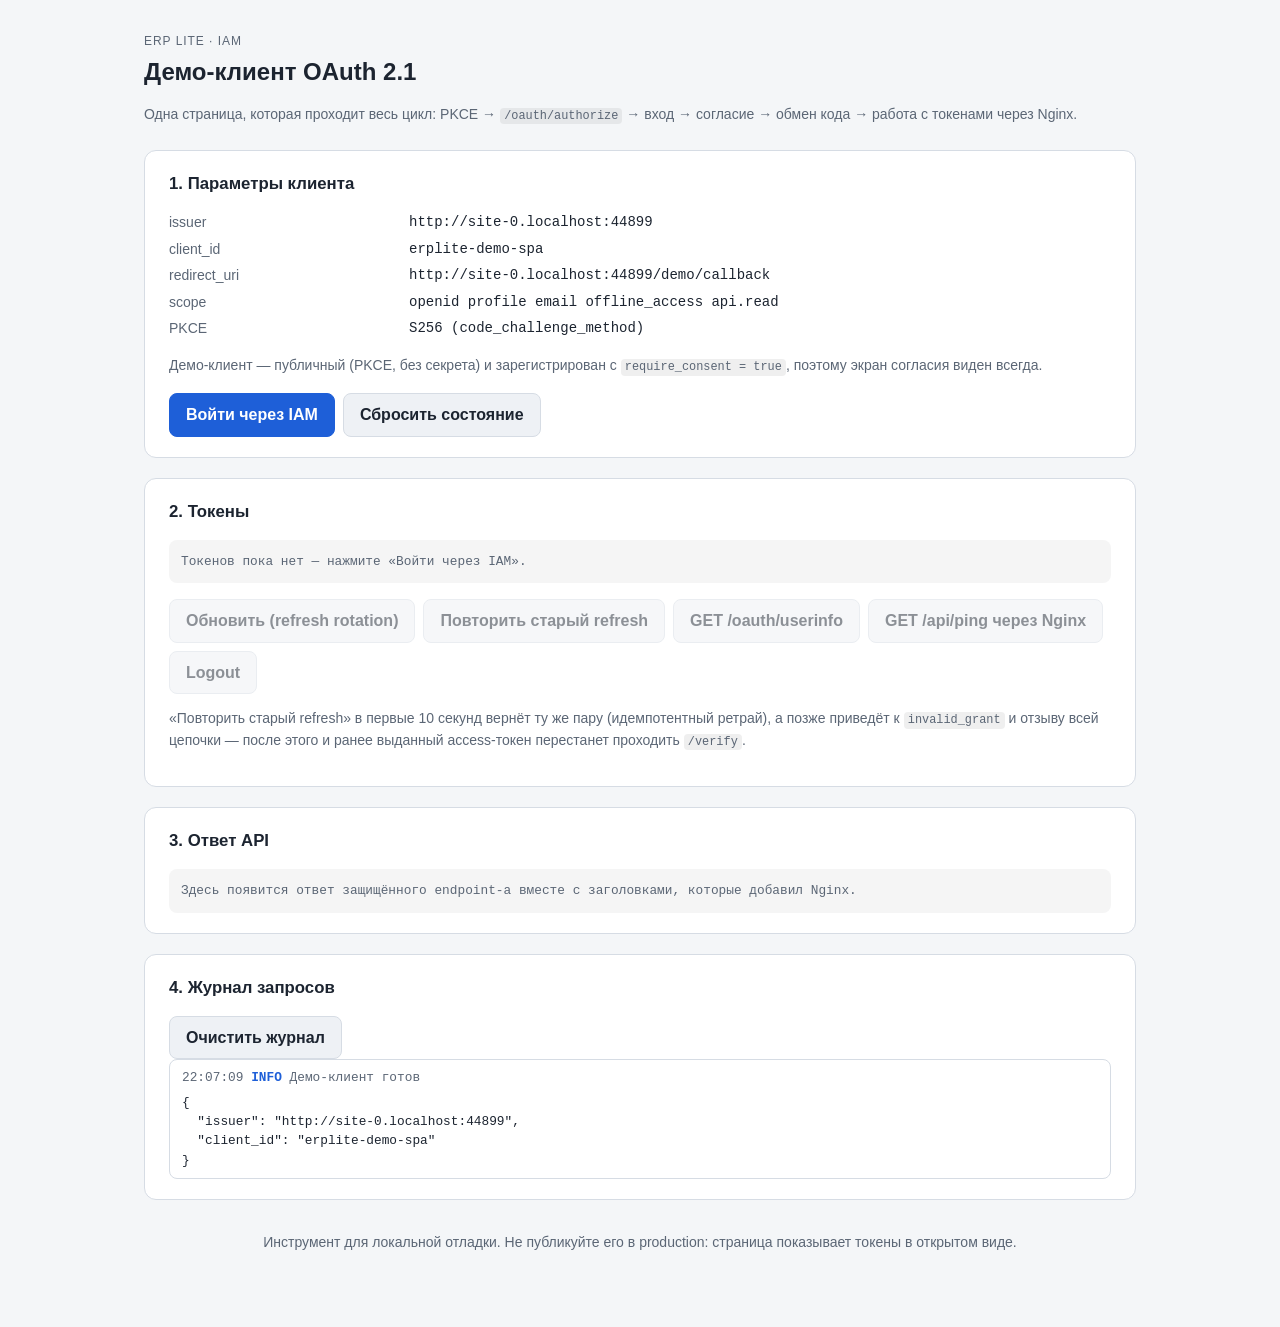
<file: deployments/demo/index.html>
<!DOCTYPE html>
<html lang="ru">
<head>
<meta charset="utf-8">
<meta name="viewport" content="width=device-width, initial-scale=1">
<title>Демо-клиент ERP Lite IAM</title>
<link rel="stylesheet" href="styles.css">
</head>
<body>
<header>
  <div class="brand">ERP Lite · IAM</div>
  <h1>Демо-клиент OAuth 2.1</h1>
  <p class="muted">
    Одна страница, которая проходит весь цикл: PKCE → <code>/oauth/authorize</code> →
    вход → согласие → обмен кода → работа с токенами через Nginx.
  </p>
  <p id="secure-context" class="warning hidden">
    Этот адрес не считается «secure context»: <code>crypto.subtle</code> недоступен,
    PKCE не сможет посчитать S256. Откройте страницу через <code>http://localhost:8088/demo/</code>.
  </p>
</header>

<main>
  <section class="card">
    <h2>1. Параметры клиента</h2>
    <dl class="grid" id="config"></dl>
    <p class="muted">
      Демо-клиент — публичный (PKCE, без секрета) и зарегистрирован с
      <code>require_consent = true</code>, поэтому экран согласия виден всегда.
    </p>
    <div class="actions">
      <button id="btn-login" class="primary" type="button">Войти через IAM</button>
      <button id="btn-reset" class="secondary" type="button">Сбросить состояние</button>
    </div>
  </section>

  <section class="card">
    <h2>2. Токены</h2>
    <div id="tokens" class="empty">Токенов пока нет — нажмите «Войти через IAM».</div>
    <div class="actions">
      <button id="btn-refresh" type="button" disabled>Обновить (refresh rotation)</button>
      <button id="btn-replay" type="button" disabled title="Повторная отправка уже использованного refresh-токена">Повторить старый refresh</button>
      <button id="btn-userinfo" type="button" disabled>GET /oauth/userinfo</button>
      <button id="btn-api" type="button" disabled>GET /api/ping через Nginx</button>
      <button id="btn-logout" type="button" disabled>Logout</button>
    </div>
    <p class="muted">
      «Повторить старый refresh» в первые 10 секунд вернёт ту же пару (идемпотентный
      ретрай), а позже приведёт к <code>invalid_grant</code> и отзыву всей цепочки —
      после этого и ранее выданный access-токен перестанет проходить <code>/verify</code>.
    </p>
  </section>

  <section class="card">
    <h2>3. Ответ API</h2>
    <pre id="api-output" class="output empty">Здесь появится ответ защищённого endpoint-а вместе с заголовками, которые добавил Nginx.</pre>
  </section>

  <section class="card">
    <h2>4. Журнал запросов</h2>
    <div class="actions">
      <button id="btn-clear-log" class="secondary" type="button">Очистить журнал</button>
    </div>
    <div id="log" class="log" aria-live="polite"></div>
  </section>
</main>

<footer>
  <p class="muted">
    Инструмент для локальной отладки. Не публикуйте его в production: страница
    показывает токены в открытом виде.
  </p>
</footer>

<script src="app.js"></script>
</body>
</html>
</file>
<file: deployments/demo/styles.css>
:root {
  color-scheme: light dark;
  --bg: #f4f6f8;
  --card: #ffffff;
  --text: #1c2430;
  --muted: #5b6675;
  --border: #d6dce4;
  --primary: #1e5fd8;
  --ok: #157347;
  --warn: #9a6700;
  --error: #b42318;
  --mono: ui-monospace, SFMono-Regular, "SF Mono", Menlo, Consolas, monospace;
}

* { box-sizing: border-box; }

body {
  margin: 0;
  padding: 2rem 1rem 4rem;
  font-family: -apple-system, BlinkMacSystemFont, "Segoe UI", Roboto, sans-serif;
  background: var(--bg);
  color: var(--text);
  line-height: 1.5;
}

header, main, footer { max-width: 62rem; margin: 0 auto; }

header { margin-bottom: 1.5rem; }

h1 { font-size: 1.5rem; margin: .25rem 0 .5rem; }
h2 { font-size: 1.05rem; margin: 0 0 1rem; }

.brand {
  font-size: .75rem;
  letter-spacing: .08em;
  text-transform: uppercase;
  color: var(--muted);
}

.card {
  background: var(--card);
  border: 1px solid var(--border);
  border-radius: 12px;
  padding: 1.25rem 1.5rem;
  margin-bottom: 1.25rem;
}

.muted { color: var(--muted); font-size: .875rem; }
.hidden { display: none; }

.warning {
  background: #fff6e5;
  border: 1px solid #f0cf8f;
  color: var(--warn);
  padding: .625rem .75rem;
  border-radius: 8px;
  font-size: .875rem;
}

code {
  font-family: var(--mono);
  font-size: .85em;
  background: rgba(127, 127, 127, .12);
  padding: .1em .35em;
  border-radius: 4px;
}

.grid {
  display: grid;
  grid-template-columns: minmax(8rem, 14rem) 1fr;
  gap: .35rem 1rem;
  margin: 0 0 1rem;
  font-size: .875rem;
}

.grid dt { color: var(--muted); }
.grid dd { margin: 0; font-family: var(--mono); word-break: break-all; }

.actions {
  display: flex;
  flex-wrap: wrap;
  gap: .5rem;
  margin-top: 1rem;
}

button {
  font: inherit;
  font-weight: 600;
  padding: .55rem 1rem;
  border-radius: 8px;
  border: 1px solid var(--border);
  background: #eef1f5;
  color: var(--text);
  cursor: pointer;
}

button.primary { background: var(--primary); border-color: var(--primary); color: #fff; }
button:disabled { opacity: .5; cursor: not-allowed; }

.token {
  border: 1px solid var(--border);
  border-radius: 10px;
  padding: .875rem 1rem;
  margin-bottom: .75rem;
}

.token h3 {
  font-size: .8rem;
  text-transform: uppercase;
  letter-spacing: .06em;
  color: var(--muted);
  margin: 0 0 .5rem;
}

.token pre {
  margin: 0;
  font-family: var(--mono);
  font-size: .8rem;
  white-space: pre-wrap;
  word-break: break-all;
  max-height: 16rem;
  overflow: auto;
}

.token .value {
  font-family: var(--mono);
  font-size: .8rem;
  word-break: break-all;
  background: rgba(127, 127, 127, .08);
  padding: .5rem .6rem;
  border-radius: 6px;
  max-height: 8rem;
  overflow: auto;
}

.copy {
  font-size: .75rem;
  padding: .25rem .6rem;
  margin-left: .5rem;
  font-weight: 500;
}

.output, .empty {
  font-family: var(--mono);
  font-size: .8rem;
  white-space: pre-wrap;
  word-break: break-word;
  background: rgba(127, 127, 127, .08);
  border-radius: 8px;
  padding: .75rem;
  margin: 0;
  max-height: 22rem;
  overflow: auto;
}

.empty { color: var(--muted); }

.log {
  border: 1px solid var(--border);
  border-radius: 8px;
  max-height: 26rem;
  overflow: auto;
  font-family: var(--mono);
  font-size: .8rem;
}

.log-entry { padding: .5rem .75rem; border-bottom: 1px solid var(--border); }
.log-entry:last-child { border-bottom: none; }

.log-entry .meta { color: var(--muted); }
.log-entry.ok .status { color: var(--ok); font-weight: 600; }
.log-entry.error .status { color: var(--error); font-weight: 600; }
.log-entry.info .status { color: var(--primary); font-weight: 600; }

.log-entry pre {
  margin: .35rem 0 0;
  white-space: pre-wrap;
  word-break: break-all;
  max-height: 14rem;
  overflow: auto;
}

footer { margin-top: 2rem; text-align: center; }
</file>
